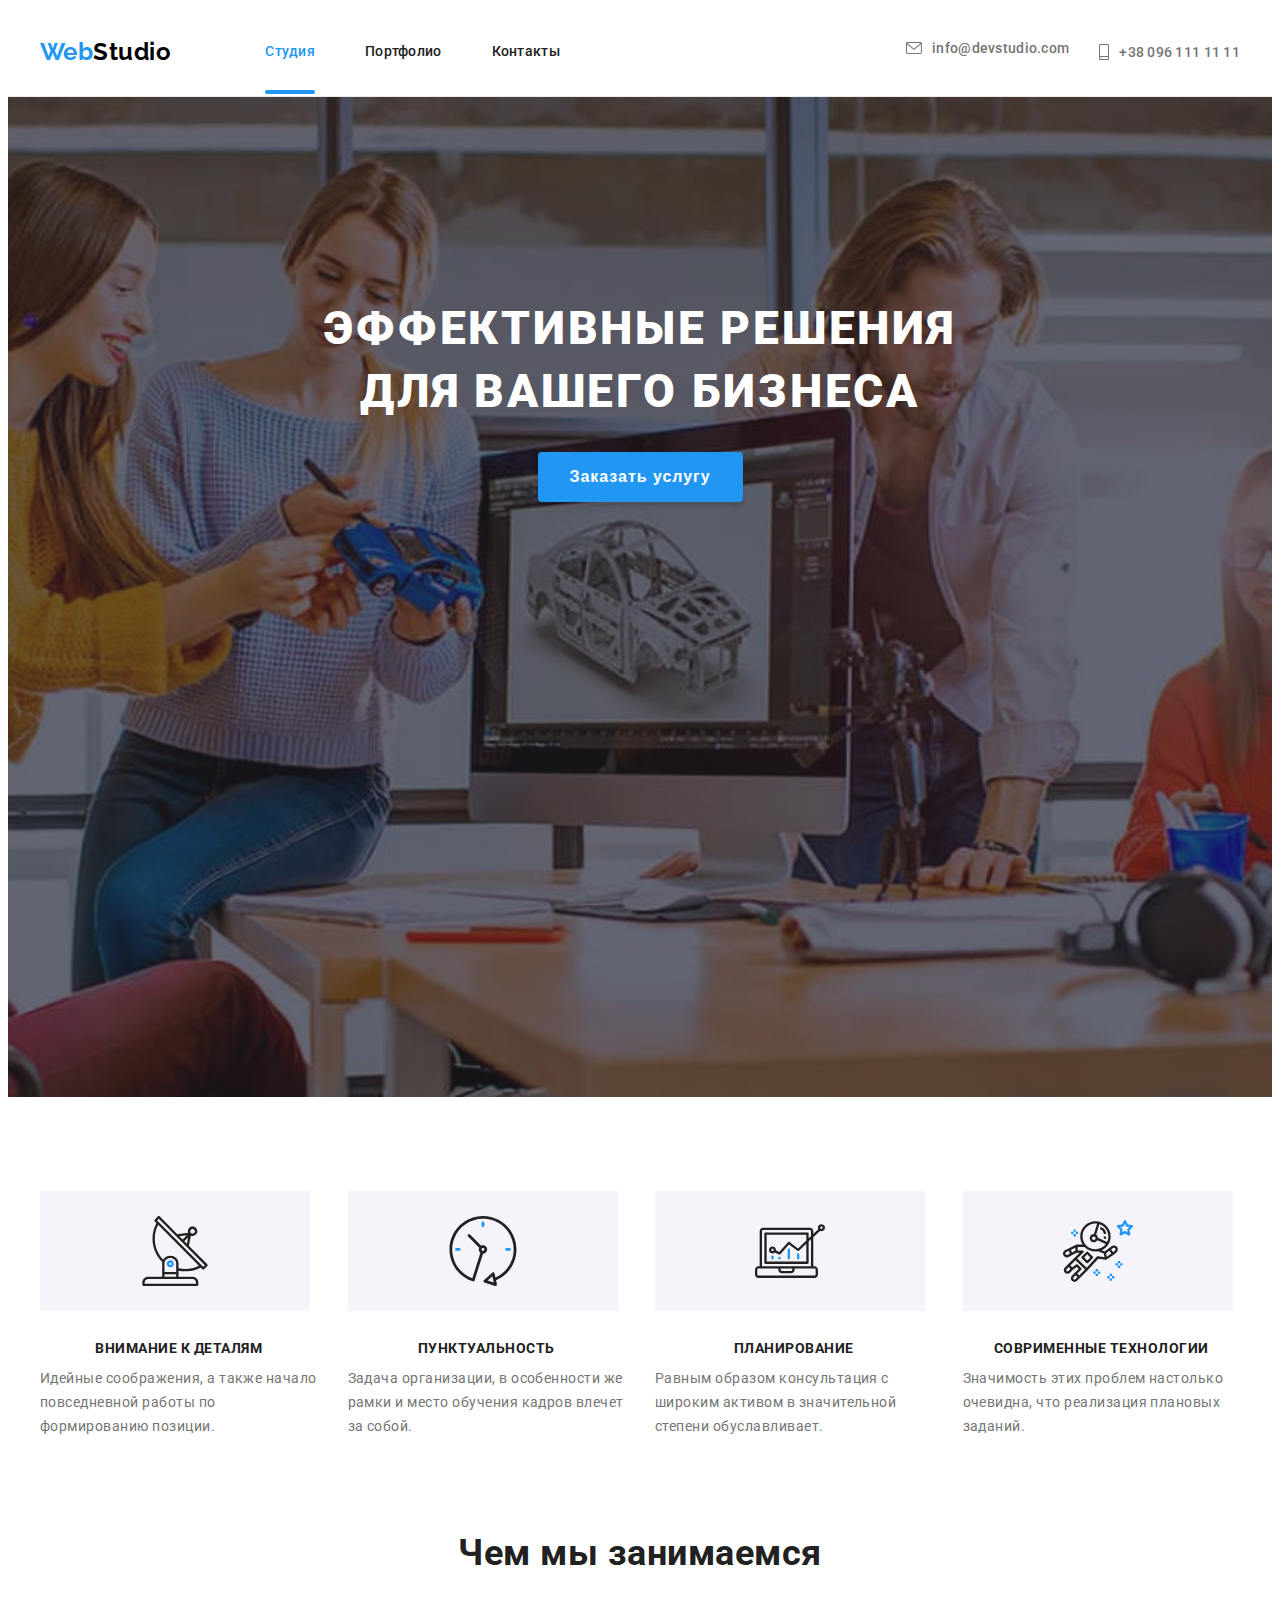
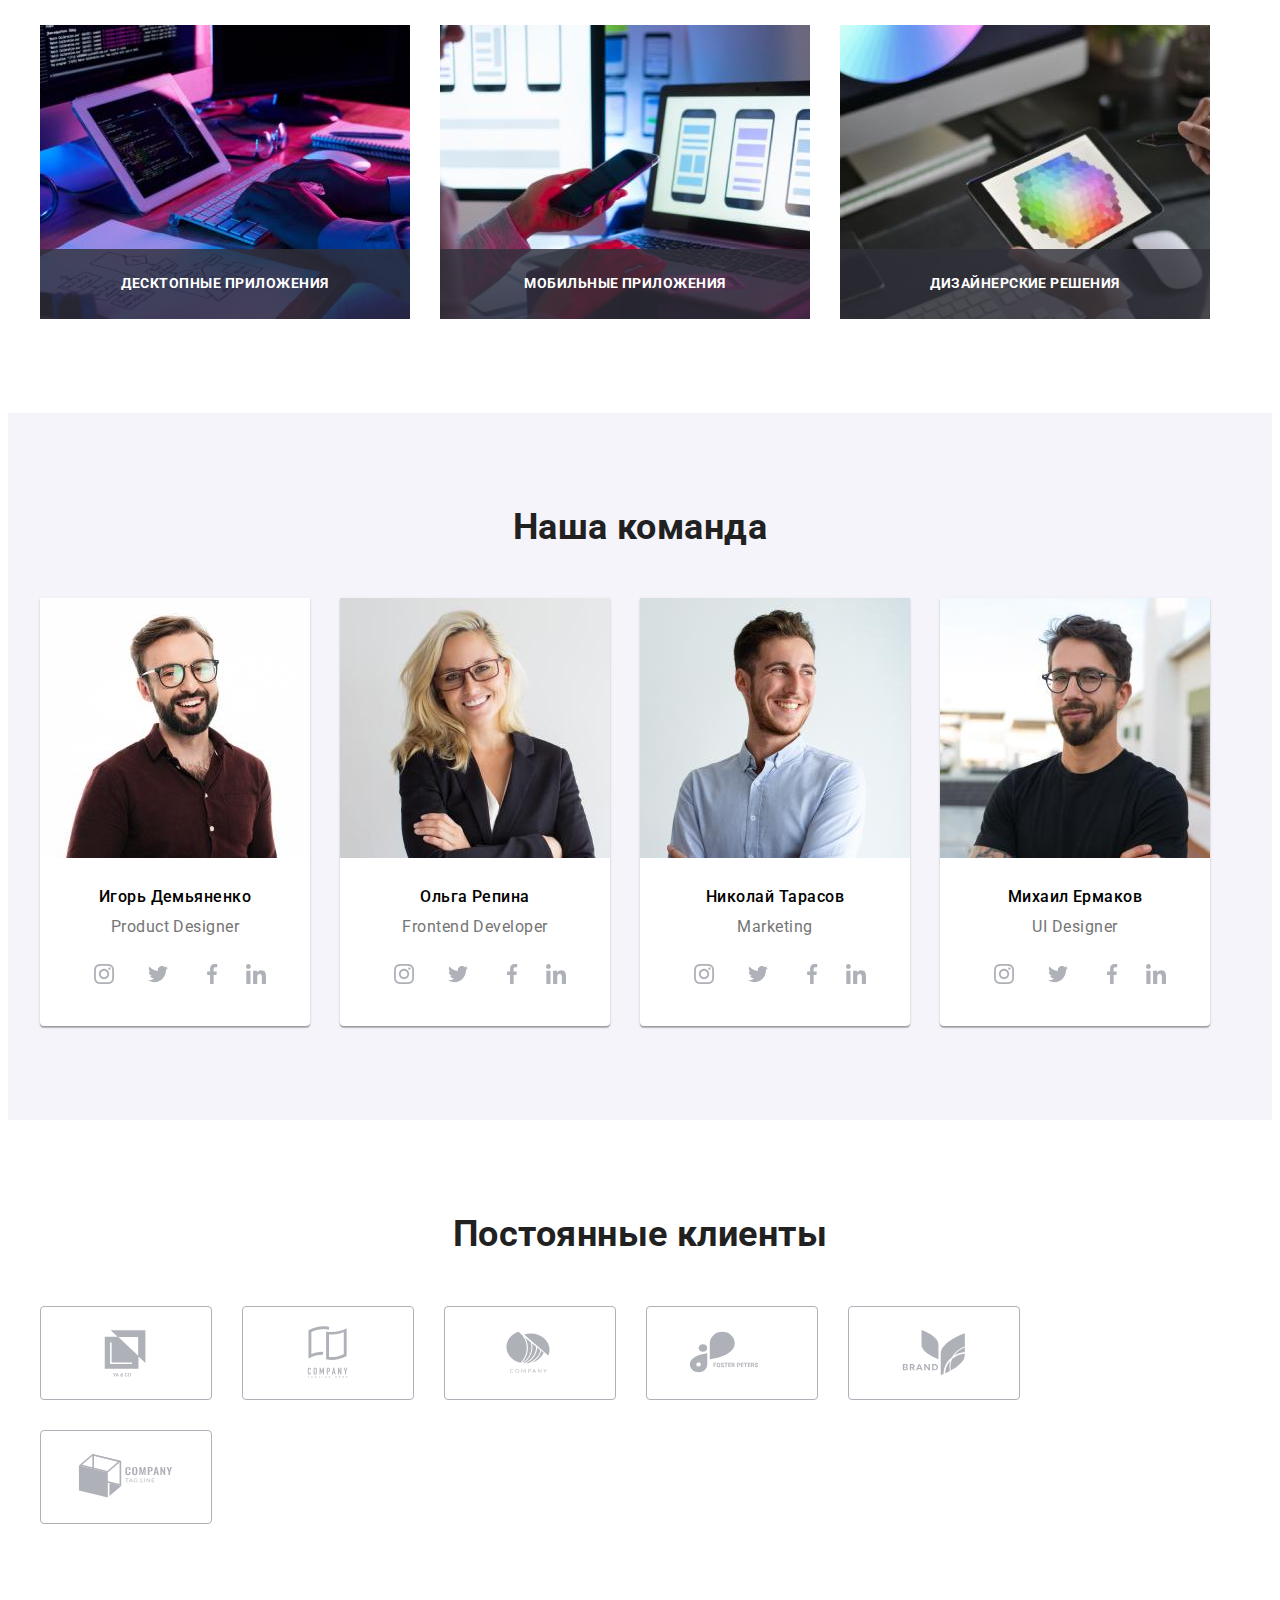
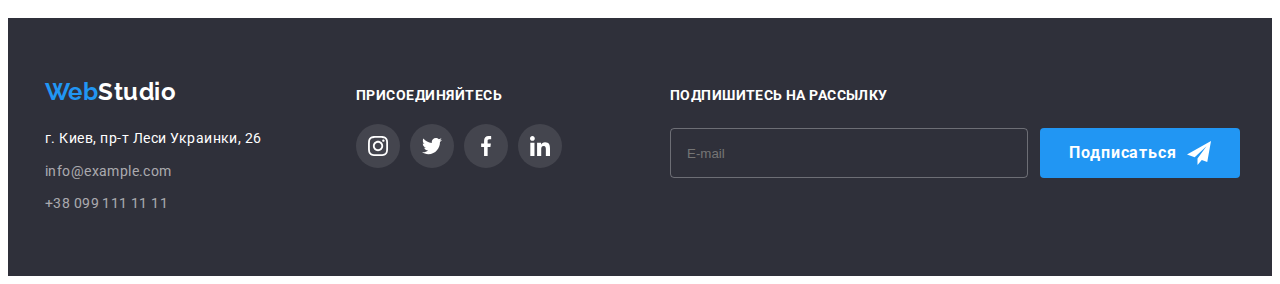
<file: index.html>
<!DOCTYPE html>
<html lang="ru">

<head>
  <meta charset="UTF-8" />
  <meta http-equiv="X-UA-Compatible" content="IE=edge" />
  <meta name="viewport" content="width=device-width, initial-scale=1.0" />
  <link rel="preconnect" href="https://fonts.googleapis.com">
  <link rel="preconnect" href="https://fonts.gstatic.com" crossorigin>
  <link href="https://fonts.googleapis.com/css2?family=Raleway:wght@700&family=Roboto:wght@400;500;700;900&display=swap"
    rel="stylesheet">
  <link rel="stylesheet" href="https://cdnjs.cloudflare.com/ajax/libs/modern-normalize/1.1.0/modern-normalize.min.css"
    integrity="sha512-wpPYUAdjBVSE4KJnH1VR1HeZfpl1ub8YT/NKx4PuQ5NmX2tKuGu6U/JRp5y+Y8XG2tV+wKQpNHVUX03MfMFn9Q=="
    crossorigin="anonymous" referrerpolicy="no-referrer" />
    <link rel="stylesheet" href="./css/main.min.css" />
  <title>WebStudio</title>
</head>

<body>
  <header class="header">
    <div class="container header__navigation">
      <a href="./index.html" class="logo">Web<span class="logo__header">Studio</span></a>
      <nav class="navi">
          <ul class="navigation">
            <li class="navigation__item"><a href="./index.html" class="navigation__link navigation--current">Студия</a>
            </li>
            <li class="navigation__item"><a href="./portfolio.html" class="navigation__link">Портфолио</a></li>
            <li class="navigation__item"><a href="" class="navigation__link">Контакты</a></li>
          </ul>
      </nav>
        <ul class="contact">
          <li class="contact__list">
            <a href="mailto:info@devstudio.com" class="contact__link">
              <svg class="contact__icon" width="16" height="12">
                <use href="./images/icons.svg#envelope"></use>
              </svg>
              info@devstudio.com
            </a>
          </li>
          <li class="contact__list">
            <a href="tel:+380961111111" class="contact__link">
              <svg class="contact__icon" width="10" height="16">
                <use href="./images/icons.svg#smartphone"></use>
              </svg>
              +38 096 111 11 11
            </a>
          </li>
        </ul>
    </div>
    <!--Бургер кнопка-->
    <button type="button" class="menu-open-btn"
      aria-expanded="false"
      aria-controls="mob-menu">
        <svg width="40" heith="40" class="modal-open-icon">
            <use href="./images/icons.svg#cross"></use>
        </svg>
    </button>
    <!--Мобильное меню-->
    <div class="backdrop is-hidden">
      <div class="mob-menu" id='mob-menu'>
        <div class="mob-menu__content">
          <ul class="mob-menu__list list">
            <li class="mob-menu__item">
              <a class="mob-menu__link mob--current" href="./index.html">Студия</a>
            </li>
            <li class="mob-menu__item">
              <a class="mob-menu__link link" href="./portfolio.html">Портфолио</a>
            </li>
            <li class="mob-menu__item">
              <a class="mob-menu__link link" href="">Контакты</a>
            </li>
          </ul>
          <div class="menu-bottom-part">
            <div class="mob-menu-bottom">
              <ul class="mob-menu__bottom-list list">
                <li class="mob-menu__bottom-item">
                  <a href="" class="mob-menu__tel link">+38 096 111 11 11</a>
                </li>
                <li class="mob-menu__bottom-item">
                  <a href="" class="mob-menu__mail link">info@devstudio.com</a>
                </li>
              </ul>
            </div>
            <div class="mob-bottom-social">
              <ul class="mob-bottom-social__list list">
                <li class="mob-bottom-social__item">
                  <a href="" class="mob-bottom-social__link link">Instagram</a>
                </li>
                <li class="mob-bottom-social__item">
                  <a href="" class="mob-bottom-social__link link">Twitter</a>
                </li>
                <li class="mob-bottom-social__item">
                  <a href="" class="mob-bottom-social__link link">Facebook</a>
                </li>
                <li class="mob-bottom-social__item">
                  <a href="" class="mob-bottom-social__link link">LinkedIn</a>
                </li>
              </ul>
            </div>                       
          </div>
          <button type="button" class="menu-close-btn">
            <svg width="40" heith="40" class="modal-open-icon">
              <use href="./images/icons.svg#menu"></use>
            </svg>
          </button>
      </div>
    </div>
  </header>
  <!-- секция 1 -->
  <main>
    <section class="hero">
      <div class="container">
        <h1 class="hero__text">
          Эффективные решения <br />
          для вашего бизнеса
        </h1>
        <button type="button" class="button" data-modal-open>Заказать услугу</button>
      </div>
    </section>
    <!-- секция 2 -->
    <section class="section"> 
      <div class="container">
        <h2 hidden>Наши преимущества</h2>
        <ul class="benefits">
          <li class="benefits__item">
            <div class="benefits__box">
              <svg class="benefits__icon">
                <use href="./images/icons.svg#antenna"></use>
              </svg>
            </div>
            <h3 class="benefits__title">ВНИМАНИЕ К ДЕТАЛЯМ</h3>
            <p class="benefits__text">
              Идейные соображения, а также начало повседневной работы по
              формированию позиции.
            </p>
          </li>
          <li class="benefits__item">
            <div class="benefits__box">
              <svg class="benefits__icon">
                <use href="./images/icons.svg#clock"></use>
              </svg>
            </div>
            <h3 class="benefits__title">ПУНКТУАЛЬНОСТЬ</h3>
            <p class="benefits__text">
              Задача организации, в особенности же рамки и место обучения кадров
              влечет за собой.
            </p>
          </li>
          <li class="benefits__item">
            <div class="benefits__box">
              <svg class="benefits__icon">
                <use href="./images/icons.svg#diagram"></use>
              </svg>
            </div>
            <h3 class="benefits__title">ПЛАНИРОВАНИЕ</h3>
            <p class="benefits__text">
              Равным образом консультация с широким активом в значительной
              степени обуславливает.
            </p>
          </li>
          <li class="benefits__item">
            <div class="benefits__box">
              <svg class="benefits__icon">
                <use href="./images/icons.svg#astronaut"></use>
              </svg>
            </div>
            <h3 class="benefits__title">СОВРИМЕННЫЕ ТЕХНОЛОГИИ</h3>
            <p class="benefits__text">
              Значимость этих проблем настолько очевидна, что реализация
              плановых заданий.
            </p>
          </li>
        </ul>
      </div>
    </section>
    <!-- секция 3 -->
    <section class="section section--works">
      <div class="container">
        <h2 class="section__name">Чем мы занимаемся</h2>
        <ul class="work">
          <li class="work__list">
            <div class="work__box">
              <picture>
                <source media="(min-width: 1200px)" srcset="./images/img1-1x.jpg 1x, ./images/img1-2x.jpg 2x">
                <img class="team__img" src="./images/img1-1x.jpg" alt="набираем на клавиатуре"/>
              </picture>
              <p class="work__name">Десктопные приложения</p>
            </div>
          </li>
          <li class="work__list">
            <div class="work__box">
              <picture>
                <source media="(min-width: 1200px)" srcset="./images/img2-1x.jpg 1x, ./images/img2-2x.jpg 2x">
                <img class="team__img" src="./images/img2-1x.jpg" alt="набираем на клавиатуре"/>
              </picture>
              <p class="work__name">Мобильные приложения</p>
            </div>
          </li>
          <li class="work__list">
            <div class="work__box">
              <picture>
                <source media="(min-width: 1200px)" srcset="./images/img3-1x.jpg 1x, ./images/img3-2x.jpg 2x">
                <img class="team__img" src="./images/img3-1x.jpg" alt="набираем на клавиатуре"/>
              </picture>
              <p class="work__name">Дизайнерские решения</p>
            </div>
          </li>
        </ul>
      </div>
    </section>
    <!-- секция 4 -->
    <section class="section team__background">
      <div class="container">
        <h2 class="section__name">Наша команда</h2>
        <ul class="team">
          <li class="team__list">
            <picture>
              <source media="(min-width: 1200px)" srcset="./images/team1-desk-1x.jpg 1x, ./images/team1-desk-2x.jpg 2x">
              <source media="(min-width: 768px)" srcset="./images/team1-tab-1x.jpg 1x, ./images/team1-tab-2x.jpg 2x">
              <source media="(min-width: 480px)" srcset="./images/team1-mob-1x.jpg 1x, ./images/team1-mob-2x.jpg 2x">
              <img class="team__img" src="./images/team1-desk-1x.jpg" alt="Игорь Демьяненко"/>
            </picture>
            <div class="team__box">
              <h3 class="team__title">Игорь Демьяненко</h3>
              <p class="team__profession" lang="en">Product Designer</p>
              <ul class="sotset">
                <li class="sotset__titel">
                  <a href="" class="sotset__link">
                    <svg class="sotset__icon">
                      <use href="./images/icons.svg#instagram"></use>
                    </svg>
                  </a>
                </li>
                <li class="sotset__titel">
                  <a href="" class="sotset__link">
                    <svg class="sotset__icon">
                      <use href="./images/icons.svg#twitter"></use>
                    </svg>
                  </a>
                </li>
                <li class="sotset__titel">
                  <a href="" class="sotset__link">
                    <svg class="sotset__icon">
                      <use href="./images/icons.svg#facebook"></use>
                    </svg>
                  </a>
                </li>
                <li class="sotset__titel">
                  <a href="" class="sotset__link">
                    <svg class="sotset__icon">
                      <use href="./images/icons.svg#linkedin"></use>
                    </svg>
                  </a>
                </li>
              </ul>
            </div>
          </li>
          <li class="team__list">
            <picture>
              <source media="(min-width: 1200px)" srcset="./images/team2-desk-1x.jpg 1x, ./images/team2-desk-2x.jpg 2x">
              <source media="(min-width: 768px)" srcset="./images/team2-tab-1x.jpg 1x, ./images/team2-tab-2x.jpg 2x">
              <source media="(min-width: 480px)" srcset="./images/team2-mob-1x.jpg 1x, ./images/team2-mob-2x.jpg 2x">
              <img class="team__img" src="./images/team2-desk-1x.jpg" alt="Ольга Репина"/>
            </picture>
            <div class="team__box">
              <h3 class="team__title">Ольга Репина</h3>
              <p class="team__profession" lang="en">Frontend Developer</p>
              <ul class="sotset">
                <li class="sotset__titel">
                  <a href="" class="sotset__link">
                    <svg class="sotset__icon">
                      <use href="./images/icons.svg#instagram"></use>
                    </svg>
                  </a>
                </li>
                <li class="sotset__titel">
                  <a href="" class="sotset__link">
                    <svg class="sotset__icon">
                      <use href="./images/icons.svg#twitter"></use>
                    </svg>
                  </a>
                </li>
                <li class="sotset__titel">
                  <a href="" class="sotset__link">
                    <svg class="sotset__icon">
                      <use href="./images/icons.svg#facebook"></use>
                    </svg>
                  </a>
                </li>
                <li class="sotset__titel">
                  <a href="" class="sotset__link">
                    <svg class="sotset__icon">
                      <use href="./images/icons.svg#linkedin"></use>
                    </svg>
                  </a>
                </li>
              </ul>
            </div>
          </li>
          <li class="team__list">
            <picture>
              <source media="(min-width: 1200px)" srcset="./images/team3-desk-1x.jpg 1x, ./images/team3-desk-2x.jpg 2x">
              <source media="(min-width: 768px)" srcset="./images/team3-tab-1x.jpg 1x, ./images/team3-tab-2x.jpg 2x">
              <source media="(min-width: 480px)" srcset="./images/team3-mob-1x.jpg 1x, ./images/team3-mob-2x.jpg 2x">
              <img class="team__img" src="./images/team3-desk-1x.jpg" alt="Николай Тарасов"/>
            </picture>
            <div class="team__box">
              <h3 class="team__title">Николай Тарасов</h3>
              <p class="team__profession" lang="en">Marketing</p>
              <ul class="sotset">
                <li class="sotset__titel">
                  <a href="" class="sotset__link">
                    <svg class="sotset__icon">
                      <use href="./images/icons.svg#instagram"></use>
                    </svg>
                  </a>
                </li>
                <li class="sotset__titel">
                  <a href="" class="sotset__link">
                    <svg class="sotset__icon">
                      <use href="./images/icons.svg#twitter"></use>
                    </svg>
                  </a>
                </li>
                <li class="sotset__titel">
                  <a href="" class="sotset__link">
                    <svg class="sotset__icon">
                      <use href="./images/icons.svg#facebook"></use>
                    </svg>
                  </a>
                </li>
                <li class="sotset__titel">
                  <a href="" class="sotset__link">
                    <svg class="sotset__icon">
                      <use href="./images/icons.svg#linkedin"></use>
                    </svg>
                  </a>
                </li>
              </ul>
            </div>
          </li>
          <li class="team__list">
            <picture>
              <source media="(min-width: 1200px)" srcset="./images/team4-desk-1x.jpg 1x, ./images/team4-desk-2x.jpg 2x">
              <source media="(min-width: 768px)" srcset="./images/team4-tab-1x.jpg 1x, ./images/team4-tab-2x.jpg 2x">
              <source media="(min-width: 480px)" srcset="./images/team4-mob-1x.jpg 1x, ./images/team4-mob-2x.jpg 2x">
              <img class="team__img" src="./images/team4-desk-1x.jpg" alt="Михаил Ермаков"/>
            </picture>
            <div class="team__box">
              <h3 class="team__title">Михаил Ермаков</h3>
              <p class="team__profession" lang="en">UI Designer</p>
              <ul class="sotset">
                <li class="sotset__titel">
                  <a href="" class="sotset__link">
                    <svg class="sotset__icon">
                      <use href="./images/icons.svg#instagram"></use>
                    </svg>
                  </a>
                </li>
                <li class="sotset__titel">
                  <a href="" class="sotset__link">
                    <svg class="sotset__icon">
                      <use href="./images/icons.svg#twitter"></use>
                    </svg>
                  </a>
                </li>
                <li class="sotset__titel">
                  <a href="" class="sotset__link">
                    <svg class="sotset__icon">
                      <use href="./images/icons.svg#facebook"></use>
                    </svg>
                  </a>
                </li>
                <li class="sotset__titel">
                  <a href="" class="sotset__link">
                    <svg class="sotset__icon">
                      <use href="./images/icons.svg#linkedin"></use>
                    </svg>
                  </a>
                </li>
              </ul>
            </div>
          </li>
        </ul>
      </div>
    </section>
    <!--постоянные клиенты-->
    <section class="section">
      <div class="container">
        <h2 class="section__name">
          Постоянные клиенты
        </h2>
        <ul class="clients">
          <li class="client__list">
            <a href="" class="client__link">
              <svg class="client__icon">
                <use href="./images/icons.svg#group1"></use>
              </svg>
            </a>
          </li>
          <li class="client__list">
            <a href="" class="client__link">
              <svg class="client__icon">
                <use href="./images/icons.svg#group2"></use>
              </svg>
            </a>
          </li>
          <li class="client__list">
            <a href="" class="client__link">
              <svg class="client__icon">
                <use href="./images/icons.svg#group3"></use>
              </svg>
            </a>
          </li>
          <li class="client__list">
            <a href="" class="client__link">
              <svg class="client__icon">
                <use href="./images/icons.svg#group4"></use>
              </svg>
            </a>
          </li>
          <li class="client__list">
            <a href="" class="client__link">
              <svg class="client__icon">
                <use href="./images/icons.svg#group5"></use>
              </svg>
            </a>
          </li>
          <li class="client__list">
            <a href="" class="client__link">
              <svg class="client__icon">
                <use href="./images/icons.svg#group6"></use>
              </svg>
            </a>
          </li>
        </ul>
      </div>
    </section>
  </main>
  <footer class="footer">
    <div class="container footer--container">
      <div class="footer-wraper">
        <div class="footer_box">
          <a href="./index.html" class="logo logo__titel">Web<samp class="logo__footer">Studio</samp></a>
          <address>
            <p class="address">г. Киев, пр-т Леси Украинки, 26</p>
            <ul>
              <li class="address__item"><a href="mailto:info@example.com" class="address__contact">info@example.com</a>
              </li>
              <li><a href="tel:+380991111111" class="address__contact">+38 099 111 11 11</a></li>
            </ul>
          </address>
        </div>
        <div class="social social__position">
          <p class="social__text">присоединяйтесь</p>
          <ul class="sotset">
            <li class="sotset__list">
              <a href="" class="sotset__link">
                <svg class="sotset__icon sotset__footer">
                  <use href="./images/icons.svg#instagram"></use>
                </svg>
              </a>
            </li>
            <li class="sotset__list">
              <a href="" class="sotset__link">
                <svg class="sotset__icon sotset__footer">
                  <use href="./images/icons.svg#twitter"></use>
                </svg>
              </a>
            </li>
            <li class="sotset__list">
              <a href="" class="sotset__link">
                <svg class="sotset__icon sotset__footer">
                  <use href="./images/icons.svg#facebook"></use>
                </svg>
              </a>
            </li>
            <li class="sotset__list">
              <a href="" class="sotset__link">
                <svg class="sotset__icon sotset__footer">
                  <use href="./images/icons.svg#linkedin"></use>
                </svg>
              </a>
            </li>
          </ul>
        </div>
      </div>
      <form class="subscription" action="#">
        <strong class="subscription__text">ПОДПИШИТЕСЬ НА РАССЫЛКУ</strong>
        <div class="subscription__box">
          <input class="subscription__email" type="email" name="email" placeholder="E-mail">
          <button class="subscription__button" type="submit">
            Подписаться
            <svg class="subscription__icon" width="24px" height="24px">
              <use href="./images/icons.svg#icon-send"></use>
            </svg>
          </button>
        </div>
      </form>
    </div>
  </footer>
  <div class="backdrop is-hidden" data-modal>
    <div class="modal">
      <button type="button" class="modal__x" data-modal-close>
        <svg class="modal__close-icon">
          <use href="./images/icons.svg#close"></use>
        </svg>
      </button>
      <p class="modal__text">Оставьте свои данные, мы вам перезвоним</p>
      <form>
        <div class="modal__box">
          <label for="User" class="modal__label">Имя </label>
          <span class="modal__border">
            <input type="text" name="User" class="modal__position-icon modal--color">
            <svg class="modal__icon" width="18px">
              <use href="./images/icons.svg#person"></use>
            </svg>
            </input>
          </span>
        </div>
        <div class="modal__box">
          <label for="Telephone" class="modal__label">Телефон</label>
          <span class="modal__border">
            <input type="tel" name="Telephone" class="modal__position-icon modal--color">
            <svg class="modal__icon" width="18px">
              <use href="./images/icons.svg#telephone"></use>
            </svg>
            </input>
          </span>
        </div>
        <div class="modal__box">
          <label for="email" class="modal__label">Почта</label>
          <span class="modal__border">
            <input type="email" name="email" class="modal__position-icon modal--color">
            <svg class="modal__icon" width="18px">
              <use href="./images/icons.svg#email"></use>
            </svg>
            </input>
          </span>
        </div>
        <div class="modal__box modal__comments">
          <label for="user-email" class="modal__label">Комментарий</label>
          <textarea name="user-text" id="text" class="modal__textarea" placeholder="Введите текст"></textarea>
        </div>
        <input type="checkbox" id="modal-checkbox" class="modal__hidden modal__checkbox">
        <label for="modal-checkbox" class="checkbox">
          <span>
            <svg class="checkbox__icon" width="12" height="8">
              <use href="./images/icons.svg#icon-check"></use>
            </svg>
          </span> Соглашаюсь с рассылкой и принимаю &#160; <a class="checkbox__link" href="">Условия
            договора</a></label>
        <button type="submit" class="checkbox__button">Отправить</button>
      </form>
    </div>
  </div>
  <script src="./js/modal.js"></script>
  <script src="./js/menu.js"></script>
</body>

</html>
</file>
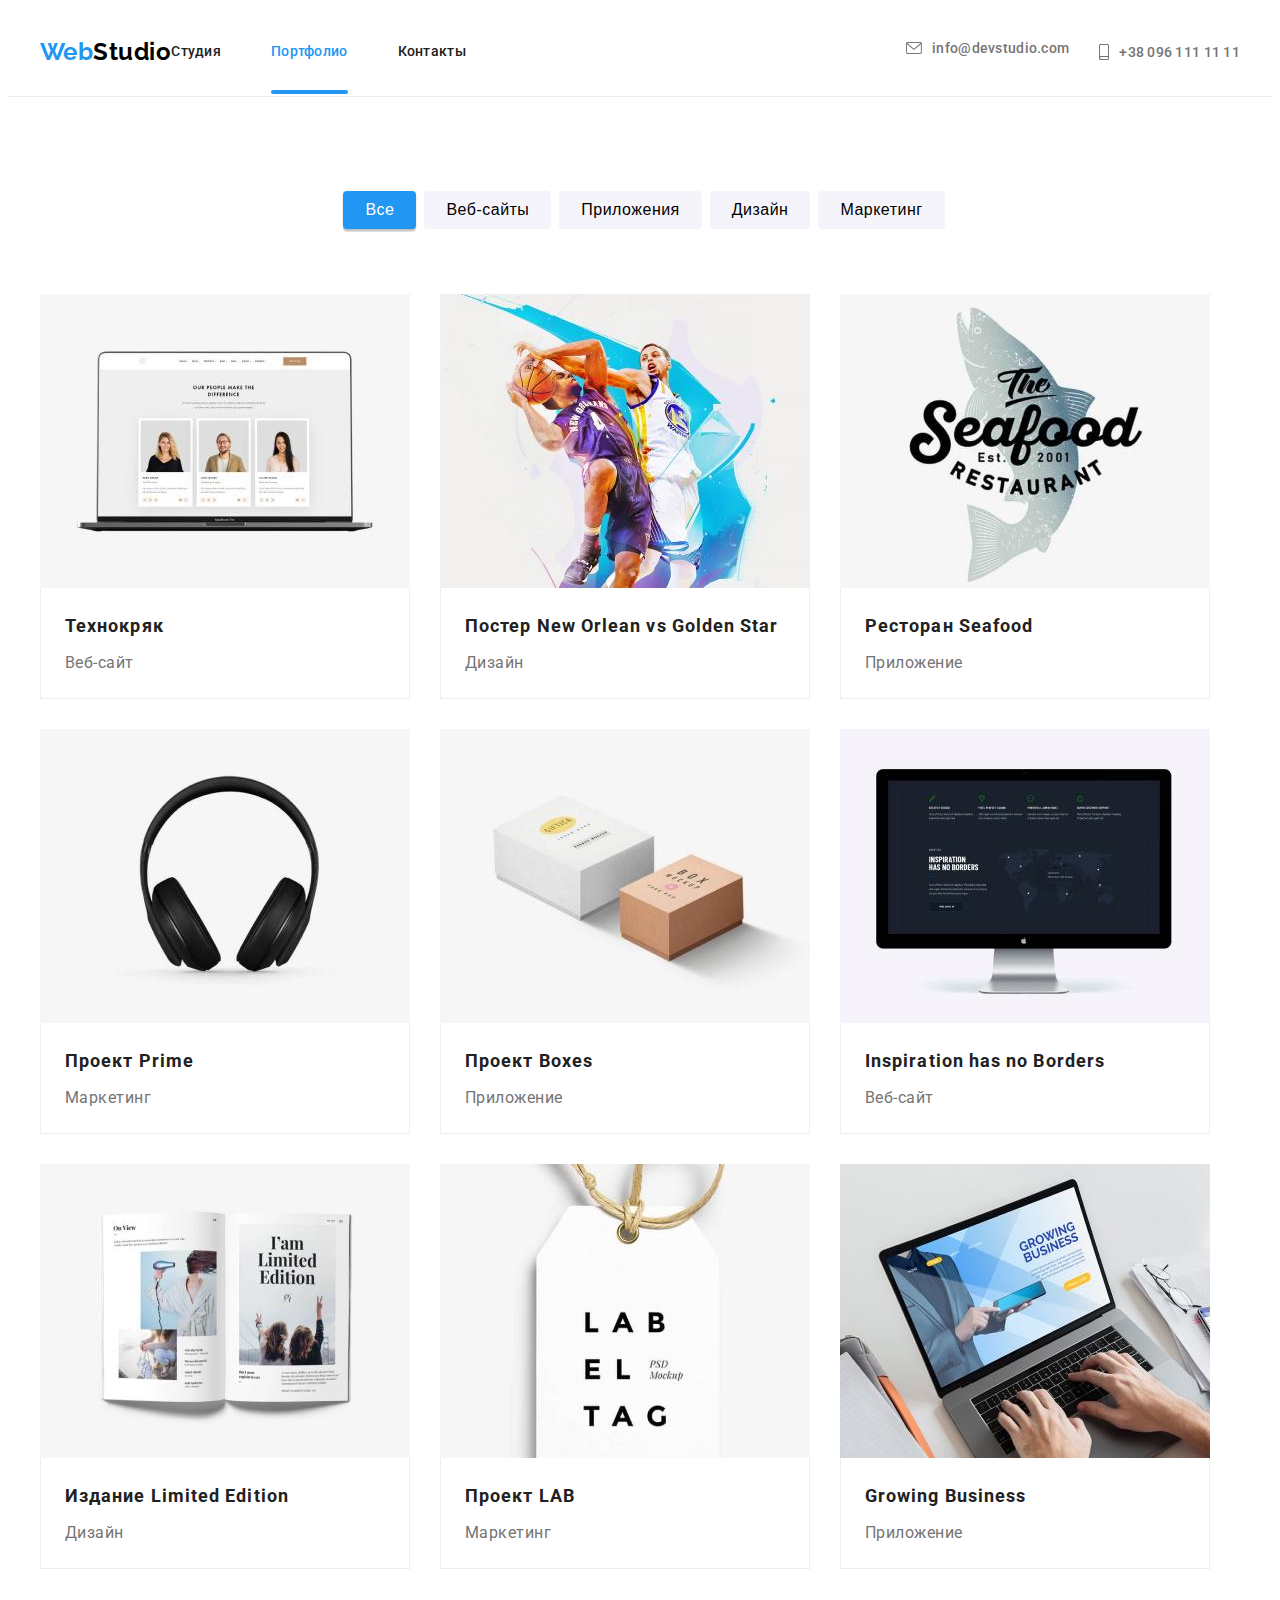
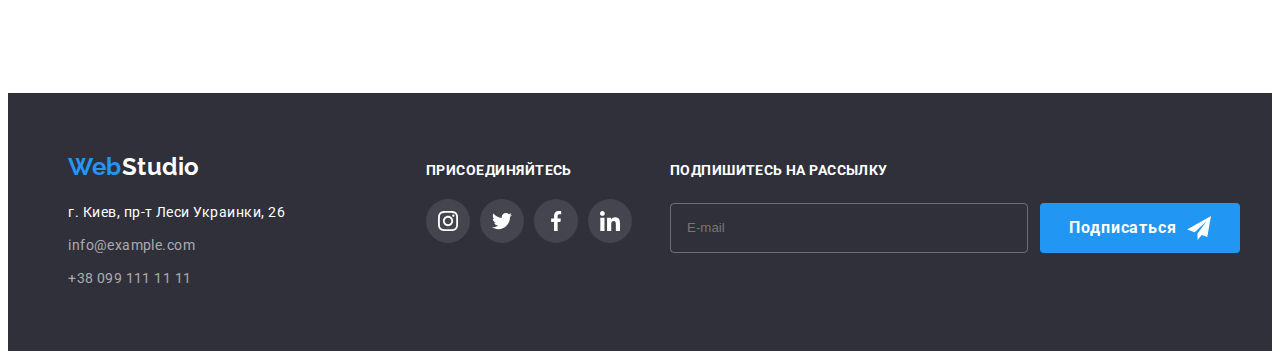
<file: portfolio.html>
<!DOCTYPE html>
<html lang="en">

<head>
  <meta charset="UTF-8" />
  <meta http-equiv="X-UA-Compatible" content="IE=edge" />
  <meta name="viewport" content="width=device-width, initial-scale=1.0" />
  <link rel="preconnect" href="https://fonts.googleapis.com">
  <link rel="preconnect" href="https://fonts.gstatic.com" crossorigin>
  <link href="https://fonts.googleapis.com/css2?family=Raleway:wght@700&family=Roboto:wght@400;500;700;900&display=swap"
    rel="stylesheet">
  <link rel="stylesheet" href="https://cdnjs.cloudflare.com/ajax/libs/modern-normalize/1.1.0/modern-normalize.min.css"
    integrity="sha512-wpPYUAdjBVSE4KJnH1VR1HeZfpl1ub8YT/NKx4PuQ5NmX2tKuGu6U/JRp5y+Y8XG2tV+wKQpNHVUX03MfMFn9Q=="
    crossorigin="anonymous" referrerpolicy="no-referrer" />
    <link rel="stylesheet" href="./css/main.min.css" />
  <title>Document</title>
</head>

<body>
  <!-- Шапка страницы -->
  <header class="header">
    <div class="container header__navigation">
      <a href="./index.html" class="logo">Web<samp class="logo__header">Studio</samp></a>
      <nav>
          <ul class="navigation">
            <li class="navigation__item"><a href="./index.html" class="navigation__link">Студия</a>
            </li>
            <li class="navigation__item"><a href="./portfolio.html" class="navigation__link navigation--current">Портфолио</a></li>
            <li class="navigation__item"><a href="" class="navigation__link">Контакты</a></li>
          </ul>
      </nav>
        <ul class="contact">
          <li class="contact__list">
            <a href="mailto:info@devstudio.com" class="contact__link">
              <svg class="contact__icon" width="16" height="12">
                <use href="./images/icons.svg#envelope"></use>
              </svg>
              info@devstudio.com
            </a>
          </li>
          <li class="contact__list">
            <a href="tel:+380961111111" class="contact__link">
              <svg class="contact__icon" width="10" height="16">
                <use href="./images/icons.svg#smartphone"></use>
              </svg>
              +38 096 111 11 11
            </a>
          </li>
        </ul>
    </div>
    <!--Бургер кнопка-->
    <button type="button" class="menu-open-btn"
      aria-expanded="false"
      aria-controls="mob-menu">
        <svg width="40" heith="40" class="modal-open-icon">
            <use href="./images/icons.svg#cross"></use>
        </svg>
    </button>
    <!--Мобильное меню-->
    <div class="backdrop is-hidden">
      <div class="mob-menu" id='mob-menu'>
        <div class="mob-menu__content">
          <ul class="mob-menu__list list">
            <li class="mob-menu__item">
              <a class="mob-menu__link link" href="./index.html">Студия</a>
            </li>
            <li class="mob-menu__item">
              <a class="mob-menu__link mob--current" href="./portfolio.html">Портфолио</a>
            </li>
            <li class="mob-menu__item">
              <a class="mob-menu__link link" href="">Контакты</a>
            </li>
          </ul>
          <div class="menu-bottom-part">
            <div class="mob-menu-bottom">
              <ul class="mob-menu__bottom-list list">
                <li class="mob-menu__bottom-item">
                  <a href="" class="mob-menu__tel link">+38 096 111 11 11</a>
                </li>
                <li class="mob-menu__bottom-item">
                  <a href="" class="mob-menu__mail link">info@devstudio.com</a>
                </li>
              </ul>
            </div>
            <div class="mob-bottom-social">
              <ul class="mob-bottom-social__list list">
                <li class="mob-bottom-social__item">
                  <a href="" class="mob-bottom-social__link link">Instagram</a>
                </li>
                <li class="mob-bottom-social__item">
                  <a href="" class="mob-bottom-social__link link">Twitter</a>
                </li>
                <li class="mob-bottom-social__item">
                  <a href="" class="mob-bottom-social__link link">Facebook</a>
                </li>
                <li class="mob-bottom-social__item">
                  <a href="" class="mob-bottom-social__link link">LinkedIn</a>
                </li>
              </ul>
            </div>                       
          </div>
          <button type="button" class="menu-close-btn">
            <svg width="40" heith="40" class="modal-open-icon">
              <use href="./images/icons.svg#menu"></use>
            </svg>
          </button>
      </div>
    </div>
  </header>
  <main>
    <section class="section">
      <div class="container">
        <h1 hidden>Portfolio</h1>
        <ul class="nav">
          <li class="nav__item"><button type="button" class="nav__button nav--current">Все</button></li>
          <li class="nav__item"><button type="button" class="nav__button">Веб-сайты</button></li>
          <li class="nav__item"><button type="button" class="nav__button">Приложения</button></li>
          <li class="nav__item"><button type="button" class="nav__button">Дизайн</button></li>
          <li class="nav__item"><button type="button" class="nav__button">Маркетинг</button></li>
        </ul>
        <ul class="card">
          <li class="card__list">
            <a class="card__link pen" href="">
              <div class="card__box">
                <picture>
                  <source media="(min-width: 1200px)" srcset="./images/portfolio/card1-desk-1x.jpg 1x, ./images/portfolio/card1-desk-2x.jpg 2x">
                  <source media="(min-width: 768px)" srcset="./images/portfolio/card1-tab-1x.jpg 1x, ./images/portfolio/card1-tab-2x.jpg 2x">
                  <source media="(min-width: 480px)" srcset="./images/portfolio/card1-mob-1x.jpg 1x, ./images/portfolio/card1-mob-2x.jpg 2x">
                  <img class="team__img" src="./images/portfolio/card1-desk-1x.jpg" alt="Ноутбук"/>
                </picture>
                <p class="card__text">
                  Технокряк это современная площадка распространения коронавируса. Компании используют эту платформу
                  для цифрового
                  шпионажа и атак на защищённые сервера конкурентов.
                </p>
              </div>
              <div class="card__items">
                <h2 class="card__name">Технокряк</h2>
                <p class="card__item">Веб-сайт</p>
              </div>
            </a>
          </li>
          <li class="card__list">
            <a class="card__link" href="">
              <div class="card__box">
                <picture>
                  <source media="(min-width: 1200px)" srcset="./images/portfolio/card2-desk-1x.jpg 1x, ./images/portfolio/card2-desk-2x.jpg 2x">
                  <source media="(min-width: 768px)" srcset="./images/portfolio/card2-tab-1x.jpg 1x, ./images/portfolio/card2-tab-2x.jpg 2x">
                  <source media="(min-width: 480px)" srcset="./images/portfolio/card2-mob-1x.jpg 1x, ./images/portfolio/card2-mob-2x.jpg 2x">
                  <img class="team__img" src="./images/portfolio/card2-desk-1x.jpg" alt="Бросаю мяч"/>
                </picture>
                <p class="card__text">
                  Технокряк это современная площадка распространения коронавируса. Компании используют эту платформу
                  для цифрового
                  шпионажа и атак на защищённые сервера конкурентов.
                </p>
              </div>
              <div class="card__items">
                <h2 class="card__name">Постер New Orlean vs Golden Star</h2>
                <p class="card__item">Дизайн</p>
              </div>
            </a>
          </li>
          <li class="card__list">
            <a class="card__link" href="">
              <div class="card__box">
                <picture>
                  <source media="(min-width: 1200px)" srcset="./images/portfolio/card3-desk-1x.jpg 1x, ./images/portfolio/card3-desk-2x.jpg 2x">
                  <source media="(min-width: 768px)" srcset="./images/portfolio/card3-tab-1x.jpg 1x, ./images/portfolio/card3-tab-2x.jpg 2x">
                  <source media="(min-width: 480px)" srcset="./images/portfolio/card3-mob-1x.jpg 1x, ./images/portfolio/card3-mob-2x.jpg 2x">
                  <img class="team__img" src="./images/portfolio/card3-desk-1x.jpg" alt="Вывеска ресторана"/>
                </picture>
                <p class="card__text">
                  Технокряк это современная площадка распространения коронавируса. Компании используют эту платформу
                  для цифрового
                  шпионажа и атак на защищённые сервера конкурентов.
                </p>
              </div>
              <div class="card__items">
                <h2 class="card__name">Ресторан Seafood</h2>
                <p class="card__item">Приложение</p>
              </div>
            </a>
          </li>
          <li class="card__list">
            <a class="card__link" href="">
              <div class="card__box">
                <picture>
                  <source media="(min-width: 1200px)" srcset="./images/portfolio/card4-desk-1x.jpg 1x, ./images/portfolio/card4-desk-2x.jpg 2x">
                  <source media="(min-width: 768px)" srcset="./images/portfolio/card4-tab-1x.jpg 1x, ./images/portfolio/card4-tab-2x.jpg 2x">
                  <source media="(min-width: 480px)" srcset="./images/portfolio/card4-mob-1x.jpg 1x, ./images/portfolio/card4-mob-2x.jpg 2x">
                  <img class="team__img" src="./images/portfolio/card4-desk-1x.jpg" alt="Наушники"/>
                </picture>
                <p class="card__text">
                  Технокряк это современная площадка распространения коронавируса. Компании используют эту платформу
                  для цифрового
                  шпионажа и атак на защищённые сервера конкурентов.
                </p>
              </div>
              <div class="card__items">
                <h2 class="card__name">Проект Prime</h2>
                <p class="card__item">Маркетинг</p>
              </div>
            </a>
          </li>
          <li class="card__list">
            <a class="card__link" href="">
              <div class="card__box">
                <picture>
                  <source media="(min-width: 1200px)" srcset="./images/portfolio/card5-desk-1x.jpg 1x, ./images/portfolio/card5-desk-2x.jpg 2x">
                  <source media="(min-width: 768px)" srcset="./images/portfolio/card5-tab-1x.jpg 1x, ./images/portfolio/card5-tab-2x.jpg 2x">
                  <source media="(min-width: 480px)" srcset="./images/portfolio/card5-mob-1x.jpg 1x, ./images/portfolio/card5-mob-2x.jpg 2x">
                  <img class="team__img" src="./images/portfolio/card5-desk-1x.jpg" alt="Две коробки"/>
                </picture>
                <p class="card__text">
                  Технокряк это современная площадка распространения коронавируса. Компании используют эту платформу
                  для цифрового
                  шпионажа и атак на защищённые сервера конкурентов.
                </p>
              </div>
              <div class="card__items">
                <h2 class="card__name">Проект Boxes</h2>
                <p class="card__item">Приложение</p>
              </div>
            </a>
          </li>
          <li class="card__list">
            <a class="card__link" href="">
              <div class="card__box">
                <picture>
                  <source media="(min-width: 1200px)" srcset="./images/portfolio/card6-desk-1x.jpg 1x, ./images/portfolio/card6-desk-2x.jpg 2x">
                  <source media="(min-width: 768px)" srcset="./images/portfolio/card6-tab-1x.jpg 1x, ./images/portfolio/card6-tab-2x.jpg 2x">
                  <source media="(min-width: 480px)" srcset="./images/portfolio/card6-mob-1x.jpg 1x, ./images/portfolio/card6-mob-2x.jpg 2x">
                  <img class="team__img" src="./images/portfolio/card6-desk-1x.jpg" alt="Монитор"/>
                </picture>
                <p class="card__text">
                  Технокряк это современная площадка распространения коронавируса. Компании используют эту платформу
                  для цифрового
                  шпионажа и атак на защищённые сервера конкурентов.
                </p>
              </div>
              <div class="card__items">
                <h2 class="card__name">Inspiration has no Borders</h2>
                <p class="card__item">Веб-сайт</p>
              </div>
            </a>
          </li>
          <li class="card__list">
            <a class="card__link" href="">
              <div class="card__box">
                <picture>
                  <source media="(min-width: 1200px)" srcset="./images/portfolio/card7-desk-1x.jpg 1x, ./images/portfolio/card7-desk-2x.jpg 2x">
                  <source media="(min-width: 768px)" srcset="./images/portfolio/card7-tab-1x.jpg 1x, ./images/portfolio/card7-tab-2x.jpg 2x">
                  <source media="(min-width: 480px)" srcset="./images/portfolio/card7-mob-1x.jpg 1x, ./images/portfolio/card7-mob-2x.jpg 2x">
                  <img class="team__img" src="./images/portfolio/card7-desk-1x.jpg" alt="Журнал"/>
                </picture>
                <p class="card__text">
                  Технокряк это современная площадка распространения коронавируса. Компании используют эту платформу
                  для цифрового
                  шпионажа и атак на защищённые сервера конкурентов.
                </p>
              </div>
              <div class="card__items">
                <h2 class="card__name">Издание Limited Edition</h2>
                <p class="card__item">Дизайн</p>
              </div>
            </a>
          </li>
          <li class="card__list">
            <a class="card__link" href="">
              <div class="card__box">
                <picture>
                  <source media="(min-width: 1200px)" srcset="./images/portfolio/card8-desk-1x.jpg 1x, ./images/portfolio/card8-desk-2x.jpg 2x">
                  <source media="(min-width: 768px)" srcset="./images/portfolio/card8-tab-1x.jpg 1x, ./images/portfolio/card8-tab-2x.jpg 2x">
                  <source media="(min-width: 480px)" srcset="./images/portfolio/card8-mob-1x.jpg 1x, ./images/portfolio/card8-mob-2x.jpg 2x">
                  <img class="team__img" src="./images/portfolio/card8-desk-1x.jpg" alt="Биржа"/>
                </picture>
                <p class="card__text">
                  Технокряк это современная площадка распространения коронавируса. Компании используют эту платформу
                  для цифрового
                  шпионажа и атак на защищённые сервера конкурентов.
                </p>
              </div>
              <div class="card__items">
                <h2 class="card__name">Проект LAB</h2>
                <p class="card__item">Маркетинг</p>
              </div>
            </a>
          </li>
          <li class="card__list">
            <a class="card__link" href="">
              <div class="card__box">
                <picture>
                  <source media="(min-width: 1200px)" srcset="./images/portfolio/card9-desk-1x.jpg 1x, ./images/portfolio/card9-desk-2x.jpg 2x">
                  <source media="(min-width: 768px)" srcset="./images/portfolio/card9-tab-1x.jpg 1x, ./images/portfolio/card9-tab-2x.jpg 2x">
                  <source media="(min-width: 480px)" srcset="./images/portfolio/card9-mob-1x.jpg 1x, ./images/portfolio/card9-mob-2x.jpg 2x">
                  <img class="team__img" src="./images/portfolio/card9-desk-1x.jpg" alt="Печатоют на клавиатуре"/>
                </picture>
                <p class="card__text">
                  Технокряк это современная площадка распространения коронавируса. Компании используют эту платформу
                  для цифрового
                  шпионажа и атак на защищённые сервера конкурентов.
                </p>
              </div>
              <div class="card__items">
                <h2 class="card__name">Growing Business</h2>
                <p class="card__item">Приложение</p>
              </div>
            </a>
          </li>
        </ul>
      </div>
    </section>
  </main>
  <footer class="footer">
    <div class="container footer--container">
      <div class="footer-wraper">
        <div class="footer_box">
          <a href="./index.html" class="logo logo__titel">Web<samp class="logo__footer">Studio</samp></a>
          <address>
            <p class="address">г. Киев, пр-т Леси Украинки, 26</p>
            <ul>
              <li class="address__item"><a href="mailto:info@example.com" class="address__contact">info@example.com</a>
              </li>
              <li><a href="tel:+380991111111" class="address__contact">+38 099 111 11 11</a></li>
            </ul>
          </address>
        </div>
        <div class="social">
          <p class="social__text">присоединяйтесь</p>
          <ul class="sotset">
            <li class="sotset__list">
              <a href="" class="sotset__link">
                <svg class="sotset__icon sotset__footer">
                  <use href="./images/icons.svg#instagram"></use>
                </svg>
              </a>
            </li>
            <li class="sotset__list">
              <a href="" class="sotset__link">
                <svg class="sotset__icon sotset__footer">
                  <use href="./images/icons.svg#twitter"></use>
                </svg>
              </a>
            </li>
            <li class="sotset__list">
              <a href="" class="sotset__link">
                <svg class="sotset__icon sotset__footer">
                  <use href="./images/icons.svg#facebook"></use>
                </svg>
              </a>
            </li>
            <li class="sotset__list">
              <a href="" class="sotset__link">
                <svg class="sotset__icon sotset__footer">
                  <use href="./images/icons.svg#linkedin"></use>
                </svg>
              </a>
            </li>
          </ul>
        </div>
      </div>
      <form class="subscription" action="#">
        <strong class="subscription__text">ПОДПИШИТЕСЬ НА РАССЫЛКУ</strong>
        <div class="subscription__box">
          <input class="subscription__email" type="email" name="email" placeholder="E-mail">
          <button class="subscription__button" type="submit">
            Подписаться
            <svg class="subscription__icon" width="24px" height="24px">
              <use href="./images/icons.svg#icon-send"></use>
            </svg>
          </button>
        </div>
      </form>
    </div>
  </footer>
  <script src="./js/menu.js"></script>
</body>

</html>
</file>
<file: css/main.min.css>
:root{--primary-text-color: #757575;--title-text-color: #212121;--accent-color: #2196f3;--logo-text-header-color: #000000;--logo-text-footer-color: #ffffff;--nav-button-color: #f5f4fa}li{list-style-type:none}h1,h2,h3,h4,h5,h6,p,ul{margin:0;padding:0}img{display:block;width:100%;height:auto}.hero{margin:0 auto;background-size:cover;max-width:1600px;background-image:linear-gradient(to right, rgba(47,48,58,0.4), rgba(47,48,58,0.4)),url("../images/header-mob-1x.jpg");background-color:#2f303a;background-repeat:no-repeat;background-position:center;padding-top:118px;padding-bottom:118px}@media (min-device-pixel-ratio: 2), (min-resolution: 192dpi), (min-resolution: 2dppx){.hero{background-image:linear-gradient(to right, rgba(47,48,58,0.4), rgba(47,48,58,0.4)),url("../images/header-mob-2x.jpg")}}@media screen and (min-width: 768px){.hero{background-image:linear-gradient(to right, rgba(47,48,58,0.4), rgba(47,48,58,0.4)),url("../images/header-tab-1x.jpg")}}@media (min-device-pixel-ratio: 2), (min-resolution: 192dpi), (min-resolution: 2dppx){.hero{background-image:linear-gradient(to right, rgba(47,48,58,0.4), rgba(47,48,58,0.4)),url("../images/header-tab-2x.jpg")}}@media screen and (min-width: 1200px){.hero{background-image:linear-gradient(to right, rgba(47,48,58,0.4), rgba(47,48,58,0.4)),url("../images/header-desk-1x.jpg")}}@media screen and (min-width: 1200px) and (min-device-pixel-ratio: 2), screen and (min-width: 1200px) and (min-resolution: 192dpi), screen and (min-width: 1200px) and (min-resolution: 2dppx){.hero{background-image:linear-gradient(to right, rgba(47,48,58,0.4), rgba(47,48,58,0.4)),url("../images/header-desk-2x.jpg")}}.hero .container{display:flex;flex-direction:column;align-items:center}@media screen and (min-width: 480px){.hero{width:100%}}@media screen and (min-width: 768px){.hero{width:100%}}@media screen and (min-width: 1200px){.hero{height:600px;padding-top:200px;padding-bottom:200px;width:100%}}.hero .container{display:flex;flex-direction:column;align-items:center}.hero__text{font-weight:900;font-size:26px;line-height:1.61;text-align:center;letter-spacing:0.06em;text-transform:uppercase;margin-bottom:30px;color:var(--logo-text-footer-color)}@media screen and (min-width: 1200px){.hero__text{font-size:46px;line-height:1.36}}.button{font-style:500;font-weight:700;background-color:var(--accent-color);color:var(--logo-text-footer-color);box-shadow:0px 4px 4px rgba(0,0,0,0.15);font-size:16px;line-height:1.87;display:flex;align-items:center;text-align:center;letter-spacing:0.06em;cursor:pointer;border-radius:4px;border:0px;padding:10px 32px}.button:hover{background-color:#188ce8}.logo{padding-top:16px;padding-bottom:16px;font-family:Raleway;font-weight:700;font-size:24px;line-height:1.19;text-decoration:none;color:var(--accent-color)}@media screen and (min-width: 768px){.logo{padding-top:25px;padding-bottom:25px}}@media screen and (min-width: 768px){.navi{margin-left:88px}}@media screen and (min-width: 1200px){.navi{margin-left:94px}}.logo__header{color:var(--logo-text-header-color);font-family:Raleway}.header .nav{display:-webkit-box;display:-ms-flexbox;display:flex;-webkit-box-align:center;-ms-flex-align:center;align-items:center;-webkit-box-pack:justify;-ms-flex-pack:justify;justify-content:space-between;min-height:80px}.menu-button{display:-webkit-inline-box;display:-ms-inline-flexbox;display:inline-flex;margin:0;padding:0;border:none;background-color:transparent}.navigation{display:flex;padding-inline-start:0px}@media screen and (max-width: 767px){.navigation{display:none}}.navigation__item{margin-right:50px}.navigation__item:last-child{margin-right:0px}.navigation__link{display:flex;padding-inline-start:0px;list-style-type:none;display:block;color:var(--title-text-color);font-weight:500;font-size:14px;line-height:1.14;letter-spacing:0.02em;text-decoration:none;padding-top:32px;padding-bottom:32px;transition:color 250ms cubic-bezier(0.4, 0, 0.2, 1)}.navigation__link.navigation__link:hover,.navigation__link.navigation__link:focus,.navigation__link.navigation--current{color:var(--accent-color);position:relative;transition-property:0;transition:color 250ms cubic-bezier(0.4, 0, 0.2, 1)}.navigation--current::after{content:"";position:absolute;width:100%;height:4px;border-radius:2px;background-color:var(--accent-color);display:block;bottom:-2px}@media screen and (min-width: 767px){.contact__list:not(:last-child){margin-bottom:8px}}@media screen and (min-width: 1200px){.contact__list:not(:last-child){margin-right:30px}}.contact{display:flex;margin-left:auto}@media screen and (min-width: 768px){.contact{display:flex;flex-direction:column;align-items:baseline;margin-left:auto}}@media screen and (min-width: 1200px){.contact{margin-left:auto;display:flex;flex-direction:row;align-items:center}}.contact .contact__link{align-items:center;color:var(--primary-text-color);display:flex;font-weight:500;font-size:14px;line-height:16px;letter-spacing:0.02em;text-decoration:none;transition:color 250ms cubic-bezier(0.4, 0, 0.2, 1)}@media screen and (min-width: 1200px){.contact .contact__link{padding-top:32px;padding-bottom:32px;margin-bottom:0px}}.contact .contact__link:hover,.contact .contact__link:focus{color:var(--accent-color)}@media screen and (max-width: 767px){.contact{display:none}}.contact__icon{fill:currentColor;margin-right:10px;top:3px}.header{border-bottom:1px solid #ececec}.header__navigation{display:flex;align-items:center}.mob-menu{text-align:start;top:0;left:0;z-index:2;max-width:768px;width:100vw;height:100vh;position:absolute;padding:48px 40px;background-color:#ffffff;transform:translatex(0);transition:transform 250ms cubic-bezier(0.4, 0, 0.2, 1),opacity 250ms cubic-bezier(0.4, 0, 0.2, 1)}.mob-menu__content{display:flex;flex-direction:column;justify-content:space-between;height:100%}.mob-menu.mob-menu__open{transform:translatex(0)}.mob-menu__open{min-height:40px;min-width:40px;display:flex;margin:0;margin-left:auto;padding:0;align-items:center;justify-content:center;border:none;outline:none;cursor:pointer;background-color:transparent}.mob-menu__bottom-list{display:flex;flex-direction:column;justify-content:start}.mob-menu__tel{display:block;font-style:normal;font-weight:500;font-size:7vw;line-height:calc(40 / 34);letter-spacing:0.02em;color:#2196F3;margin-bottom:32px;text-decoration:none}.mob-menu__mail{display:block;font-style:normal;font-weight:500;font-size:5vw;line-height:calc(28 / 24);letter-spacing:0.02em;color:#757575;margin-bottom:64px;text-decoration:none}.menu-bottom-part{bottom:48px}.mob-bottom-social{display:flex}.mob-bottom-social__list{flex-wrap:wrap;display:flex;justify-content:center;align-items:center}.mob-bottom-social__item:not(:last-child){text-align:start;margin-right:10px;padding-right:10px;border-right:1px solid rgba(33,33,33,0.2)}.mob-bottom-social__link{text-decoration:none;font-weight:500;font-size:18px;line-height:calc(22 / 18);letter-spacing:0.02em;color:#2196F3}.mob-menu__list{display:block}.mob-menu__item:not(:last-child){margin-bottom:32px}.mob-menu__link{position:relative;display:inline-block;font-weight:500;font-size:40px;line-height:calc(47 / 40);letter-spacing:0.02em;text-decoration:none;color:var(--title-text-color)}.mob-menu__link:focus,.mob-menu__link:hover{color:var(--accent-color)}.mob--current{color:var(--accent-color)}.menu-open-btn{position:absolute;top:10px;right:15px;display:block;width:40px;height:40px;margin:0;padding:0;background-color:transparent;border:none;cursor:pointer}.menu-open-btn:focus,.menu-open-btn:hover{fill:var(--accent-color)}@media screen and (min-width: 767px){.menu-open-btn{display:none}}.menu-close-btn{position:absolute;top:10px;right:15px;display:block;width:40px;height:40px;margin:0;padding:0;background-color:transparent;border:none;cursor:pointer}.menu-close-btn:focus,.menu-close-btn:hover{fill:var(--accent-color)}.modal-open-icon{width:40px;height:40px}@media screen and (min-width: 768px){.benefits{display:flex;flex-wrap:wrap;margin-left:-30px;margin-top:-30px}}@media screen and (min-width: 1200px){.benefits{display:flex;flex-wrap:wrap;margin-left:-30px;margin-top:-30px}}.benefits__box{height:120px;margin-bottom:30px;background-color:#f5f4fa;display:flex;justify-content:center;align-items:center}@media screen and (min-width: 480px){.benefits__box{width:450px}}@media screen and (min-width: 768px){.benefits__box{width:354px}}@media screen and (min-width: 1200px){.benefits__box{width:270px}}.benefits__icon{position:absolute;width:70px;height:70px}.benefits__item{margin-top:30px}@media screen and (min-width: 768px){.benefits__item{width:768px;flex-basis:calc(100% / 2 - 30px);margin-left:30px}}@media screen and (min-width: 1200px){.benefits__item{width:1200px;flex-basis:calc(100% / 4 - 30px)}}.benefits__title{margin-bottom:10px;font-weight:700;font-size:14px;line-height:1.14;color:var(--title-text-color);text-align:center}.benefits__text{font-size:14px;line-height:1.71;font-weight:normal}.section.section--works{padding-top:0px}@media screen and (max-width: 1200px){.section.section--works{display:none}}.work{display:flex}.work__list:not(:last-child){margin-right:30px}.work__name{position:absolute;display:flex;justify-content:center;align-items:center;font-size:14px;text-align:center;text-transform:uppercase;line-height:1.17;font-weight:700;width:100%;height:70px;background-color:rgba(47,48,58,0.8);color:var(--logo-text-footer-color);bottom:0}.work__box{position:relative}body{background-color:var(--logo-text-footer-color);color:var(--primary-text-color);font-family:Roboto, sans-serif;letter-spacing:0.03em}body.modal-open{overflow:hidden}.section{margin:0 auto;padding-top:60px;padding-bottom:60px}@media screen and (min-width: 768px){.section{width:768px;width:100%}}@media screen and (min-width: 1200px){.section{width:1200px;padding-top:94px;padding-bottom:94px;width:100%}}.container{padding-left:15px;padding-right:15px;margin:0 auto}@media screen and (min-width: 480px){.container{width:480px}}@media screen and (min-width: 768px){.container{width:768px}}@media screen and (min-width: 1200px){.container{width:1200px}}.section__name{font-weight:700;margin-bottom:30px;font-size:28px;line-height:1.16;text-align:center;color:var(--title-text-color)}@media screen and (min-width: 1200px){.section__name{font-size:36px;margin-bottom:50px}}.team__list{background-color:var(--logo-text-footer-color);box-shadow:0px 1px 3px rgba(0,0,0,0.12),0px 1px 1px rgba(0,0,0,0.14),0px 2px 1px rgba(0,0,0,0.2);border-radius:0px 0px 4px 4px}@media screen and (min-width: 768px){.team__list{width:768px;flex-basis:calc(100% / 2 - 30px);margin-right:30px;margin-bottom:30px}}@media screen and (min-width: 1200px){.team__list{width:1200px;flex-basis:calc(100% / 4 - 30px);margin-right:30px;margin-bottom:30px}}.team__list:not(:last-child){margin-bottom:30px}.team__list:not(:last-child).last-child{margin-right:0px}.team__profession{margin-bottom:16px}@media screen and (min-width: 480px){.team{width:480px}}@media screen and (min-width: 768px){.team{width:768px;display:flex;flex-wrap:wrap;margin-bottom:-30px;margin-right:-30px}}@media screen and (min-width: 1200px){.team{width:1200px;display:flex;flex-wrap:wrap;margin-bottom:-30px;margin-right:-30px}}.team__background{background-color:#f5f4fa}.team__img{display:block;max-width:100%;height:auto}.team__box{display:flex;align-items:center;flex-direction:column;justify-content:center;width:100%;height:calc(428px - 260px);align-items:center}.sotset{display:flex;margin:0 auto}.sotset__titel:not(:last-child){margin-left:10px}.sotset__icon{width:20px;height:20px;transition:fill 250ms cubic-bezier(0.4, 0, 0.2, 1)}.sotset__link{display:flex;align-items:center;justify-content:center;width:44px;height:44px;fill:#afb1b8;border-radius:50%;transition:background-color 250ms cubic-bezier(0.4, 0, 0.2, 1)}.sotset__link:hover,.sotset__link:focus{background-color:var(--accent-color);fill:var(--logo-text-footer-color)}.team__title{margin-bottom:10px;font-weight:500;font-size:16px;line-height:1.18;color:var(--logo-text-header-color)}@media screen and (min-width: 480px){.clients{width:480px;display:flex;flex-wrap:wrap;margin-bottom:-30px;margin-right:-30px}}@media screen and (min-width: 768px){.clients{width:768px;display:flex;flex-wrap:wrap;margin-bottom:-30px;margin-right:-30px}}@media screen and (min-width: 1200px){.clients{width:1200px;display:flex;flex-wrap:wrap;margin-bottom:-30px;margin-right:-30px}}.client__list{margin-bottom:30px}@media screen and (min-width: 480px){.client__list{width:480px;flex-basis:calc(100% / 2 - 30px);margin-right:30px;margin-bottom:30px}}@media screen and (min-width: 768px){.client__list{width:768px;flex-basis:calc(100% / 3 - 30px);margin-right:30px;margin-bottom:30px}}@media screen and (min-width: 1200px){.client__list{width:1200px;flex-basis:calc(100% / 6 - 30px);margin-right:30px;margin-bottom:30px}}.client__link{margin-right:auto;margin-left:auto;display:flex;align-items:center;justify-content:center;width:210px;height:92px;border:1px solid #afb1b8;border-radius:4px;transition:border 250ms cubic-bezier(0.4, 0, 0.2, 1)}@media screen and (min-width: 480px){.client__link{width:210px}}@media screen and (min-width: 768px){.client__link{width:226px}}@media screen and (min-width: 1200px){.client__link{width:170px}}.client__link:hover{border-color:var(--accent-color)}.client__link:focus .client__icon,.client__link:hover .client__icon{fill:var(--accent-color)}.client__link:not(:last-child){margin-right:30px;display:flex;align-items:center;justify-content:center}.client__icon{display:flex;align-items:center;justify-content:center;width:106px;height:60px;fill:#afb1b8;transition:fill 250ms cubic-bezier(0.4, 0, 0.2, 1)}@media screen and (min-width: 768px){.footer--container{display:flex;align-items:center;flex-direction:column}}@media screen and (min-width: 1200px){.footer--container{flex-direction:row;align-items:baseline}}.footer{padding-top:60px;padding-bottom:60px;background-color:#2f303a}.footer_box{text-align:center}@media screen and (min-width: 1200px){.footer_box{display:flex;flex-direction:column;width:231px;margin-right:70px;text-align:start}}.social{display:flex;flex-direction:column;text-align:center;margin-top:60px}@media screen and (min-width: 768px){.social{margin-top:0px}}@media screen and (min-width: 768px) and (min-width: 1200px){.social{text-align:start}}.logo__titel{padding:0;margin-bottom:20px}@media screen and (min-width: 768px){.logo__titel{display:flex;justify-content:center}}@media screen and (min-width: 1200px){.logo__titel{justify-content:start}}.logo__footer{color:var(--logo-text-footer-color);font-family:Raleway}.address{font-size:14px;line-height:1.71;font-weight:normal;color:var(--logo-text-footer-color);text-decoration:none;font-style:normal;margin-bottom:9px}.address__item{margin-bottom:9px}.address__contact{font-size:14px;line-height:1.71;font-weight:normal;letter-spacing:0.03em;color:rgba(255,255,255,0.6);text-decoration:none;font-style:normal;transition:color 250ms cubic-bezier(0.4, 0, 0.2, 1)}.address__contact:hover,.address__contact:focus{color:var(--accent-color)}@media screen and (min-width: 1200px){.social__position{margin-right:93px}}.social__text{margin-bottom:20px;font-size:14px;line-height:1.14;font-weight:700;text-transform:uppercase;color:var(--logo-text-footer-color)}.sotset__list{background:rgba(255,255,255,0.1);border-radius:50%;margin-right:10px;background-color:rgba(255,255,255,0.1);transition:background-color 250ms cubic-bezier(0.4, 0, 0.2, 1)}.sotset-titel-footer:last-child{margin-right:0px}.sotset__footer{width:20px;height:20px;fill:var(--logo-text-footer-color)}.subscription{margin-top:60px;text-align:center}@media screen and (min-width: 1200px){.subscription{margin-top:0px;text-align:start}}.subscription__text{display:block;font-size:14px;line-height:1.88;letter-spacing:0.03em;color:var(--logo-text-footer-color);margin-bottom:20px}@media screen and (min-width: 1200px){.subscription__box{display:flex}}.subscription__email{width:100%;max-width:450px;height:50px;padding:15px 16px;margin-right:12px;background:none;border:1px solid rgba(255,255,255,0.3);box-sizing:border-box;border-radius:4px;transition:border 250ms cubic-bezier(0.4, 0, 0.2, 1);color:var(--primary-white-color);outline:none}@media screen and (min-width: 768px){.subscription__email{width:450px}}@media screen and (min-width: 1200px){.subscription__email{width:358px}}.subscription__email:focus,.subscription__email:hover{border:1px solid var(--accent-color);color:var(--primary-title-color)}@media screen and (min-width: 767px){.footer-wraper{width:100%;display:flex;flex-direction:row;justify-content:space-around;align-items:baseline}}.subscription__button{width:200px;height:50px;display:block;display:flex;justify-content:center;align-items:center;margin:20px auto 0 auto;padding:10px 27px;align-items:center;font-size:16px;line-height:1.88;text-align:center;letter-spacing:0.06em;border:none;border-radius:4px;cursor:pointer;font-weight:bold;font-family:inherit;color:var(--logo-text-footer-color);background-color:#2196f3}@media screen and (min-width: 1200px){.subscription__button{margin-top:0px}}.subscription__button:hover,.subscription__button:focus{fill:var(--accent-color);border:var(--accent-color)}.subscription__icon{width:24px;height:24px;margin-left:10px}.nav{margin-bottom:40px;display:flex;flex-wrap:wrap;justify-content:flex-start}@media screen and (min-width: 767px){.nav{display:flex;justify-content:center;margin-bottom:50px}}@media screen and (min-width: 1200px){.nav{display:flex;justify-content:center;margin-bottom:50px;list-style:none;color:var(--title-text-color)}}.nav__item{margin-left:10px;margin-bottom:15px;margin-left:8px}.nav__button{padding:6px 22px;background-color:var(--nav-button-color);font-weight:500;font-size:16px;line-height:1.62;text-align:center;letter-spacing:0.03em;cursor:pointer;border:0px;border-radius:4px;transition:color 250ms cubic-bezier(0.4, 0, 0.2, 1),background-color 250ms cubic-bezier(0.4, 0, 0.2, 1),box-shadow 250ms cubic-bezier(0.4, 0, 0.2, 1)}.nav__button:hover,.nav__button:focus{color:var(--logo-text-footer-color);background-color:var(--accent-color);box-shadow:0px 3px 1px rgba(0,0,0,0.1),0px 1px 2px rgba(0,0,0,0.08),0px 2px 2px rgba(0,0,0,0.12)}.nav--current{background-color:var(--accent-color);color:var(--logo-text-footer-color);box-shadow:0px 3px 1px rgba(0,0,0,0.1),0px 1px 2px rgba(0,0,0,0.08),0px 2px 2px rgba(0,0,0,0.12)}.card{display:flex;flex-wrap:wrap;margin-left:-30px}@media screen and (min-width: 768px){.card{width:768px;display:flex;flex-wrap:wrap}}@media screen and (min-width: 1200px){.card{width:1200px;display:flex;flex-wrap:wrap}}.card__list{width:100%;margin-bottom:30px;margin-left:30px;transition:box-shadow 250ms cubic-bezier(0.4, 0, 0.2, 1)}@media screen and (min-width: 768px){.card__list{width:768px;flex-basis:calc(100% / 2 - 30px)}}@media screen and (min-width: 1200px){.card__list{width:1200px;flex-basis:calc(100% / 3 - 30px)}}.card__name{font-weight:700;font-size:18px;line-height:2;letter-spacing:0.06em;margin-bottom:4px;color:var(--title-text-color)}.card__link{display:block;text-decoration:none;transition:box-shadow 250ms cubic-bezier(0.4, 0, 0.2, 1)}.card__link:hover,.card__link:focus{box-shadow:0px 1px 1px rgba(0,0,0,0.12),0px 4px 4px rgba(0,0,0,0.06),1px 4px 6px rgba(0,0,0,0.16)}.card__link:hover .card__text,.card__link:focus .card__text{transform:translateY(0)}.card__items{padding:20px 24px;border:1px solid #eeeeee;border-top:none;flex-grow:1}.card__item{font-size:16px;line-height:1.87;letter-spacing:0.03em;color:var(--primary-text-color)}.card__box{position:relative;overflow:hidden}.card__text{scroll-padding:auto;font-weight:normal;font-size:18px;line-height:1.5;padding:63px 23px;color:var(--logo-text-footer-color);background-color:rgba(33,150,243,0.9);position:absolute;top:0;left:0;height:100%;overflow-y:scroll;transform:translateY(101%);transition:transform 250ms cubic-bezier(0.4, 0, 0.2, 1)}.pen{display:flex;flex-direction:column;height:100%}.modal{width:450px;min-height:609px;background:#ffffff;border-radius:4px;position:relative;padding:40px}@media (min-width: 1200px){.modal{width:528px;min-height:581px}}.modal__x{display:flex;justify-content:center;align-items:center;width:30px;height:30px;border-radius:50%;position:absolute;right:8px;top:8px;cursor:pointer;background-color:transparent;border:1px solid rgba(0,0,0,0.1);transition:fill 250ms cubic-bezier(0.4, 0, 0.2, 1),border 250ms cubic-bezier(0.4, 0, 0.2, 1)}.modal__x:hover,.modal__x:focus{fill:var(--accent-color);border-color:var(--accent-color)}.modal__close-icon{width:18px;height:18px;justify-content:center;align-items:center}.modal__text{font-style:normal;font-weight:700;font-size:20px;line-height:1.15;text-align:center;color:var(--title-text-color);letter-spacing:0.03em;margin-bottom:12px}.modal__icon{position:absolute;left:12px;top:50%;transform:translateY(-50%);transition:fill 250ms cubic-bezier(0.4, 0, 0.2, 1)}.modal__position-icon{width:100%;height:40px;margin:0;background-color:transparent;border:1px solid rgba(33,33,33,0.2);border-radius:4px;transition:border 250ms cubic-bezier(0.4, 0, 0.2, 1);padding-left:42px;padding-right:20px;outline:none;cursor:pointer}.modal__box{display:flex;flex-direction:column;margin-bottom:10px}.modal__comments{display:flex;flex-direction:column;margin-bottom:20px}.modal__label{display:block;font-weight:normal;font-size:12px;line-height:14px;letter-spacing:0.01em;color:var(--primary-text-color);margin-bottom:4px}.modal__border{display:block;position:relative}.modal__textarea{display:block;font-weight:normal;font-size:12px;line-height:14px;letter-spacing:0.01em;color:var(--primary-text-color);margin-bottom:4px;width:100%;height:120px;font-size:14px;border:1px solid rgba(33,33,33,0.2);border-radius:4px;transition:border 250ms cubic-bezier(0.4, 0, 0.2, 1);resize:none;padding:12px 16px;outline:none}.modal__textarea:focus{border:1px solid var(--accent-color)}.modal--color:focus{border:1px solid var(--accent-color)}.modal--color:focus:focus+.modal__icon{fill:var(--accent-color)}.modal__checkbox .modal__hidden{display:block;margin-top:20px;position:absolute;width:1px;height:1px;margin:-1px;padding:0;overflow:hidden;border:0;clip:rect(0 0 0 0)}.checkbox{display:flex;justify-content:center;font-size:12px;line-height:1.2;letter-spacing:0.03em;color:var(--primary-text-color);margin-bottom:30px;display:inline-block}.checkbox span{display:flex;align-items:center;justify-content:center;display:inline-block;vertical-align:middle;width:16px;height:15px;border-radius:3px;border:2px solid var(--title-text-color);margin-right:9px}.checkbox__link{color:var(--accent-color)}.checkbox__icon{cursor:pointer}.modal__checkbox{display:block;margin-top:20px}.modal__checkbox:checked+.checkbox span{background-color:var(--accent-color);border:none}.modal__hidden{position:absolute;width:1px;height:1px;margin:-1px;padding:0;overflow:hidden;border:0;clip:rect(0 0 0 0)}.checkbox__button{width:200px;height:50px;display:block;margin:0 auto;padding:10px 32px;cursor:pointer;font-weight:700;font-family:inherit;font-size:16px;line-height:1.88;letter-spacing:0.06em;color:var(--logo-text-footer-color);border-radius:4px;border:none;background-color:#2196f3;transition:box-shadow 250ms cubic-bezier(0.4, 0, 0.2, 1)}.checkbox__button:hover,.checkbox__button:focus{box-shadow:0px 4px 4px rgba(0,0,0,0.15)}.backdrop{width:100%;height:100%;position:fixed;top:0;background-color:rgba(0,0,0,0.2);display:flex;justify-content:center;align-items:center;overflow-y:scroll;z-index:999;transition:opacity 250ms cubic-bezier(0.4, 0, 0.2, 1),visibility 250ms cubic-bezier(0.4, 0, 0.2, 1)}.backdrop.is-hidden{opacity:0;visibility:hidden;pointer-events:0}
/*# sourceMappingURL=main.min.css.map */
</file>
